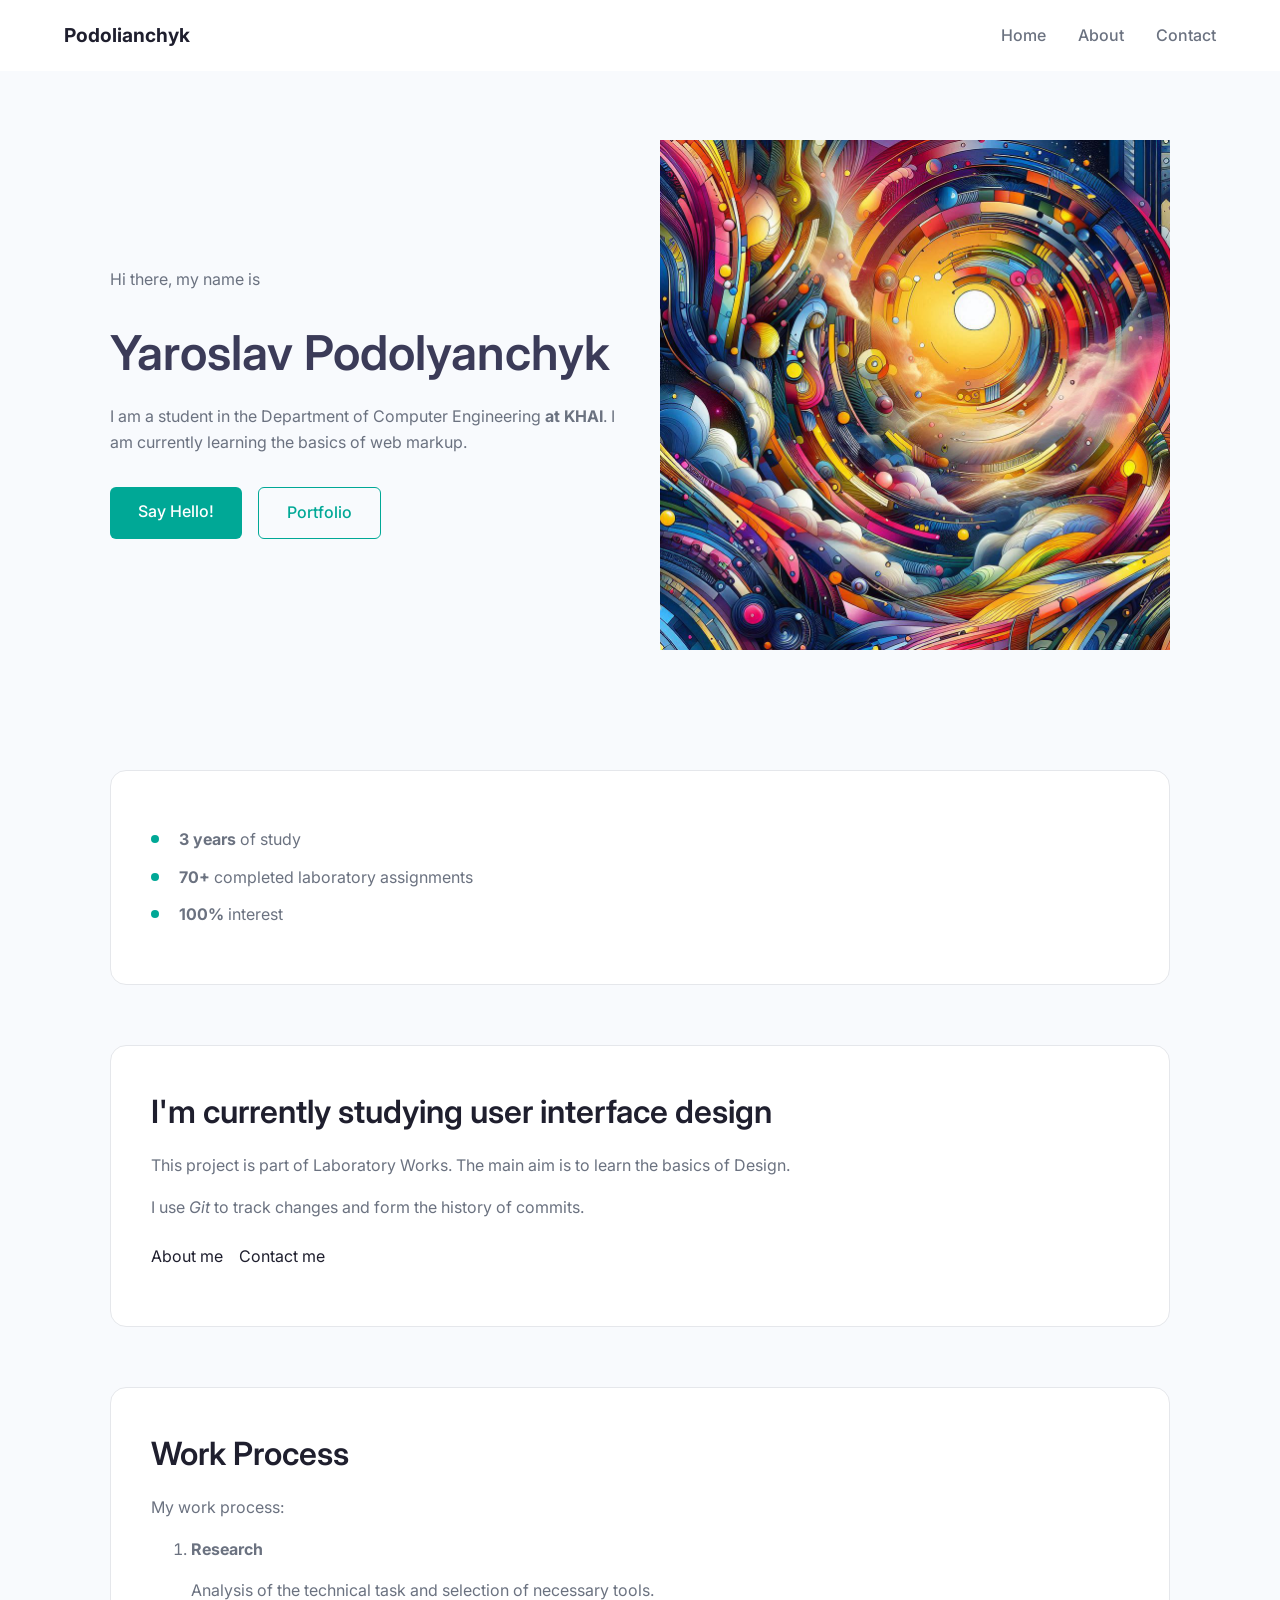
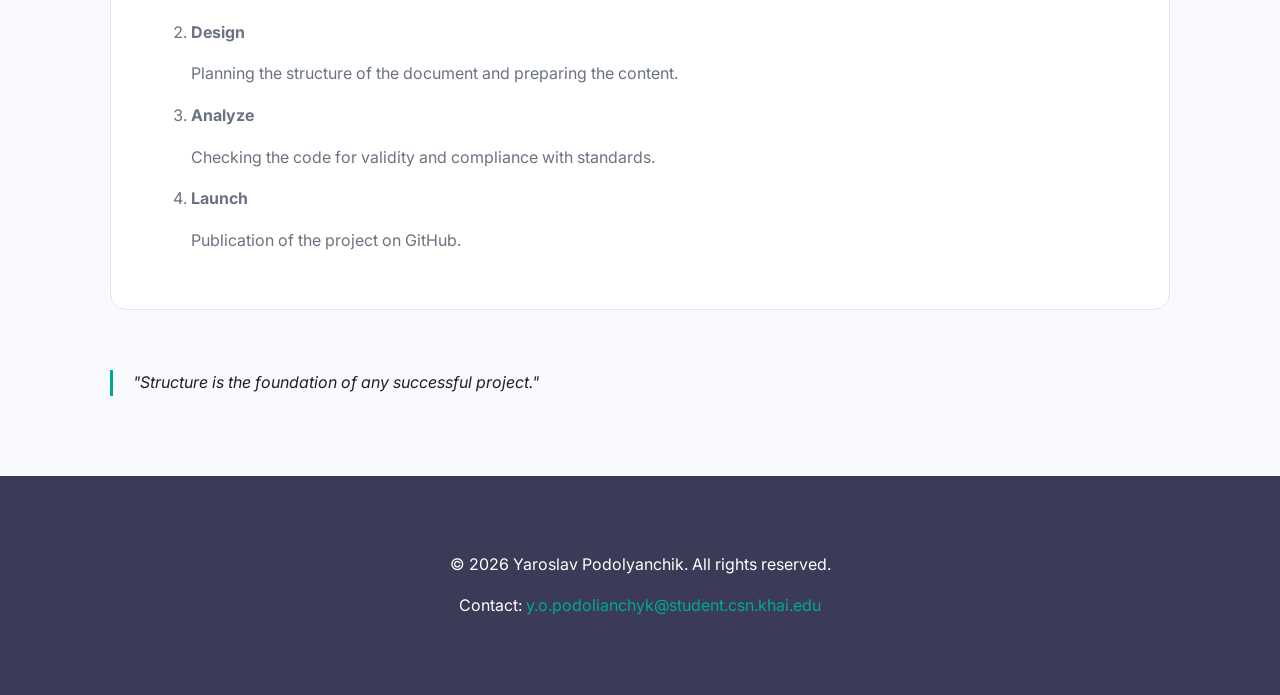
<file: index.html>
<!DOCTYPE html>
<html lang="uk">
<head>
    <meta charset="UTF-8">
    <meta name="viewport" content="width=device-width, initial-scale=1.0">
    <meta name="description" content="Yaroslav Podolyanchyk's portfolio homepage">
    <meta name="author" content="Yaroslav Podolyanchyk">
    <link rel="stylesheet" href="css/style.css">
    <title>Home | Portfolio</title>
</head>
<body>
    <header>
        <p><strong>Podolianchyk</strong></p>
        <nav>
            <ul>
                <li><a href="index.html">Home</a></li>
                <li><a href="about.html">About</a></li>
                <li><a href="contacts.html">Contact</a></li>
            </ul>
        </nav>
    </header>

    <main>
        <section class="hero-section">
            <div class="hero-content">
                <p class="greeting">Hi there, my name is</p>
                <h1>Yaroslav Podolyanchyk</h1>
                <p>I am a student in the Department of Computer Engineering <strong>at KHAI</strong>. I am currently learning the basics of web markup.</p>
                <div class="btn-group">
                    <a href="contacts.html" class="btn">Say Hello!</a>
                    <a href="about.html" class="btn btn-outline">Portfolio</a>
                </div>
            </div>

            <div class="hero-image">
                <figure class="hero-figure">
                    <img src="images/photo.png" alt="Photo by Yaroslav Podolyanchyk" width="400">
                </figure>
            </div>
        </section>

        <section>
            <ul>
                <li><strong>3 years</strong> of study</li>
                <li><strong>70+</strong> completed laboratory assignments</li>
                <li><strong>100%</strong> interest</li>
            </ul>
        </section>

        <section>
            <article>
                <h2>I'm currently studying user interface design</h2>
                <p>This project is part of Laboratory Works. The main aim is to learn the basics of Design.</p>
                <p>I use <em>Git</em> to track changes and form the history of commits.</p>
                <p class="btn-group-small">
                    <a href="about.html">About me</a>
                    <a href="contacts.html">Contact me</a>
                </p>
            </article>
        </section>

        <section>
            <h2>Work Process</h2>
            <p>My work process:</p>
            <ol>
                <li>
                    <strong>Research</strong>
                    <p>Analysis of the technical task and selection of necessary tools.</p>
                </li>
                <li>
                    <strong>Design</strong>
                    <p>Planning the structure of the document and preparing the content.</p>
                </li>
                <li>
                    <strong>Analyze</strong>
                    <p>Checking the code for validity and compliance with standards.</p>
                </li>
                <li>
                    <strong>Launch</strong>
                    <p>Publication of the project on GitHub.</p>
                </li>
            </ol>
        </section>

        <aside>
            <blockquote>
                <em>"Structure is the foundation of any successful project."</em>
            </blockquote>
        </aside>
    </main>

    <footer>
        <p>&copy; 2026 Yaroslav Podolyanchik. All rights reserved.</p>
        <p>Contact: <a href="mailto:y.o.podolianchyk@student.csn.khai.edu">y.o.podolianchyk@student.csn.khai.edu</a></p>
    </footer>
</body>
</html>
</file>
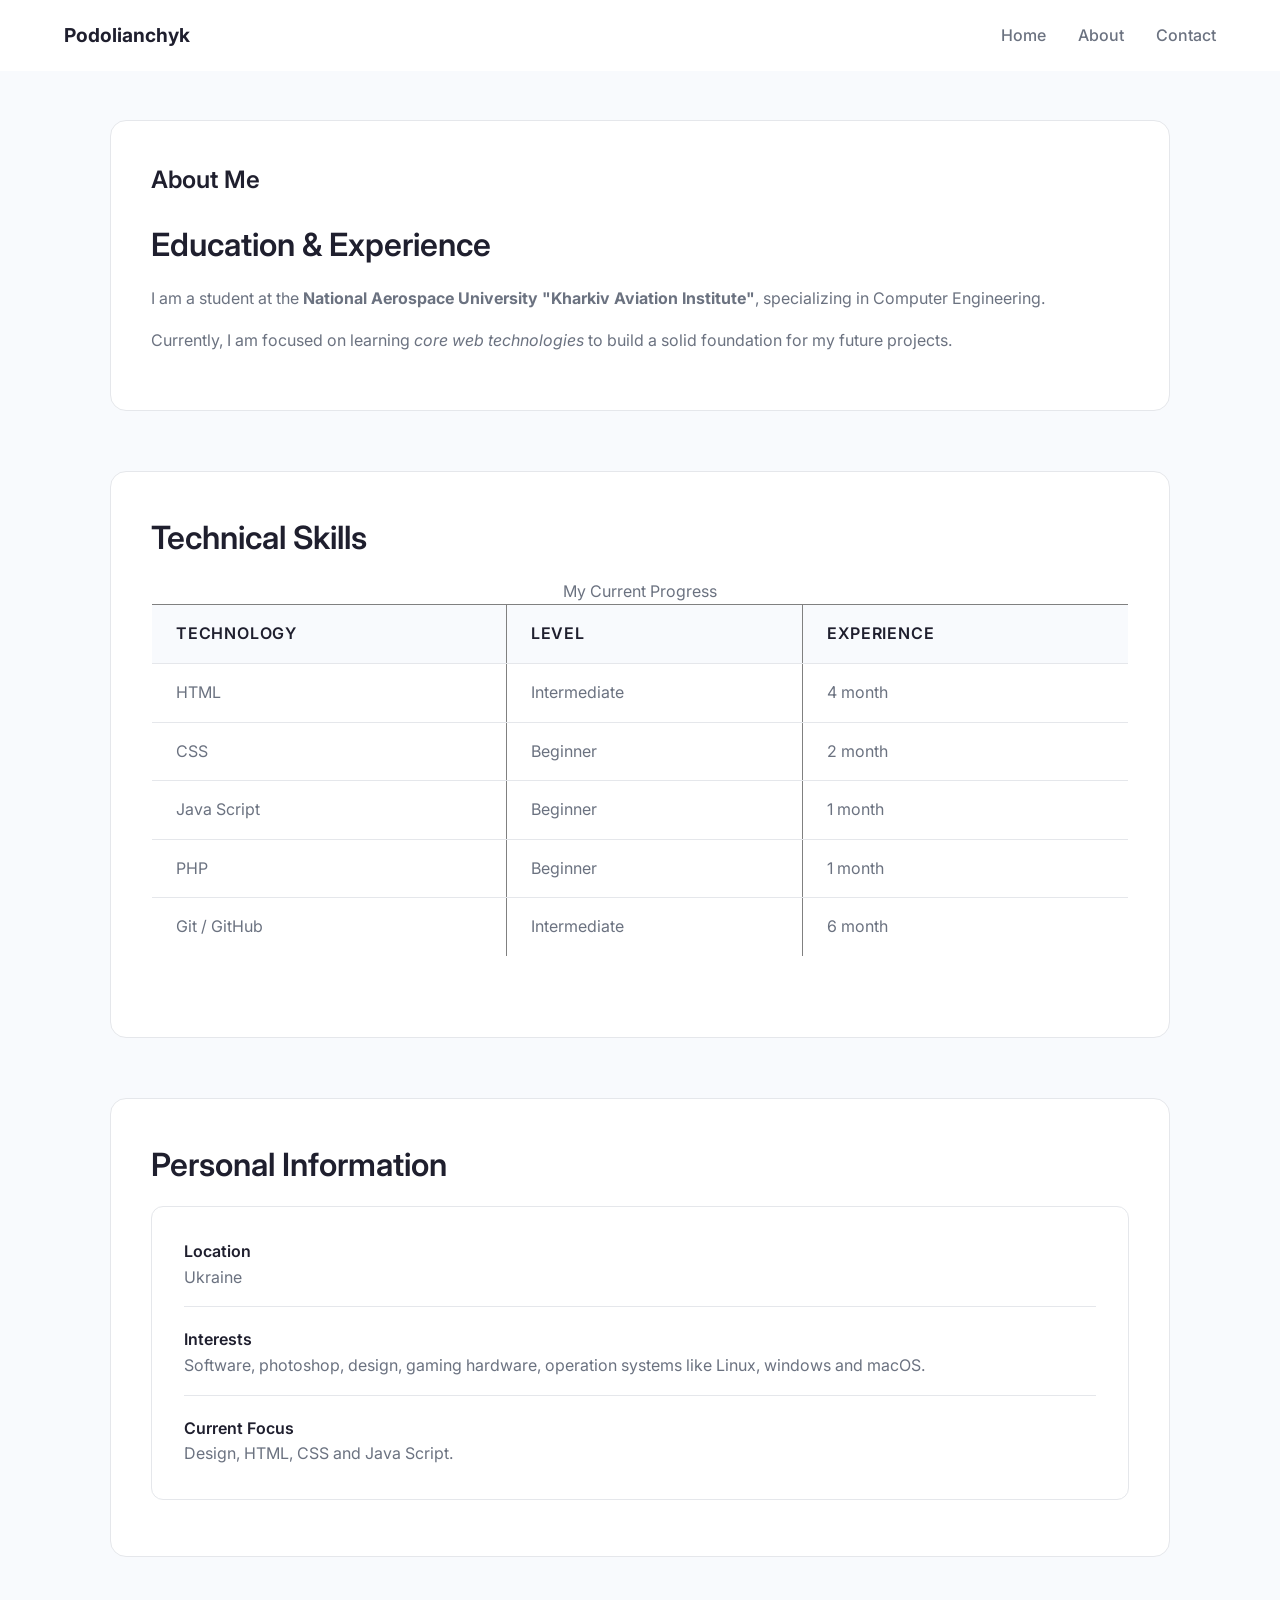
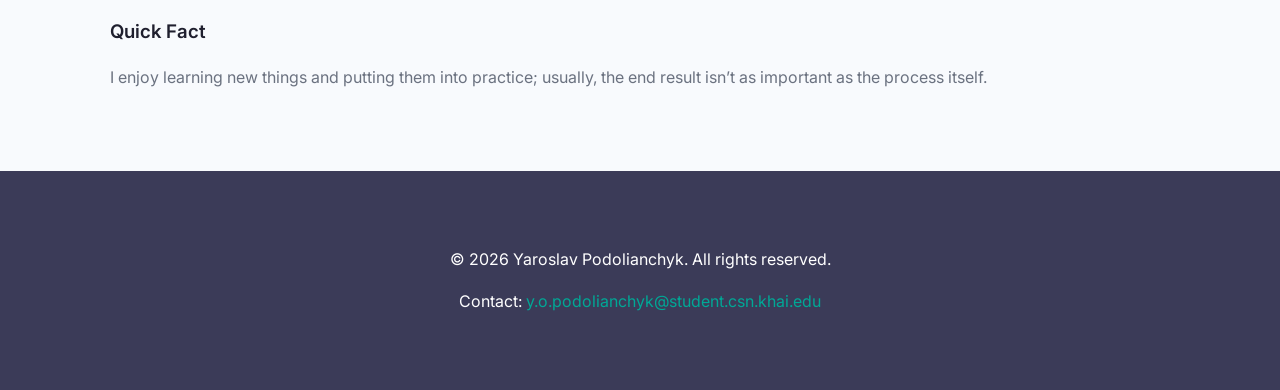
<file: about.html>
<!DOCTYPE html>
<html lang="uk">
<head>
    <meta charset="UTF-8">
    <meta name="viewport" content="width=device-width, initial-scale=1.0">
    <meta name="description" content="About me page - Portfolio of Yaroslav Podolianchyk">
    <meta name="author" content="Yaroslav Podolianchyk">
    <link rel="stylesheet" href="css/style.css">
    <title>About Me | Portfolio</title>
</head>
<body>
    <header>
        <p><strong>Podolianchyk</strong></p>
        <nav>
            <ul>
                <li><a href="index.html">Home</a></li>
                <li><a href="about.html">About</a></li>
                <li><a href="contacts.html">Contact</a></li>
            </ul>
        </nav>
    </header>

    <main>
        <section>
            <h1>About Me</h1>
            <article>
                <h2>Education &amp; Experience</h2>
                <p>I am a student at the <strong>National Aerospace University "Kharkiv Aviation Institute"</strong>, specializing in Computer Engineering.</p>
                <p>Currently, I am focused on learning <em>core web technologies</em> to build a solid foundation for my future projects.</p>
            </article>
        </section>

        <section>
            <h2>Technical Skills</h2>
            <table border="1">
                <caption>My Current Progress</caption>
                <thead>
                    <tr>
                        <th>Technology</th>
                        <th>Level</th>
                        <th>Experience</th>
                    </tr>
                </thead>
                <tbody>
                    <tr>
                        <td>HTML</td>
                        <td>Intermediate</td>
                        <td>4 month</td>
                    </tr>
                    <tr>
                        <td>CSS</td>
                        <td>Beginner</td>
                        <td>2 month</td>
                    </tr>
                    <tr>
                        <td>Java Script</td>
                        <td>Beginner</td>
                        <td>1 month</td>
                    </tr>
                    <tr>
                        <td>PHP</td>
                        <td>Beginner</td>
                        <td>1 month</td>
                    </tr>
                    <tr>
                        <td>Git / GitHub</td>
                        <td>Intermediate</td>
                        <td>6 month</td>
                    </tr>
                </tbody>
            </table>
        </section>

        <section>
            <h2>Personal Information</h2>
            <dl>
                <dt>Location</dt>
                <dd>Ukraine</dd>
                <dt>Interests</dt>
                <dd>Software, photoshop, design, gaming hardware, operation systems like Linux, windows and macOS.</dd>
                <dt>Current Focus</dt>
                <dd>Design, HTML, CSS and Java Script.</dd>
            </dl>
        </section>

        <aside>
            <h3>Quick Fact</h3>
            <p>I enjoy learning new things and putting them into practice; usually, the end result isn’t as important as the process itself.</p>
        </aside>
    </main>

    <footer>
        <p>&copy; 2026 Yaroslav Podolianchyk. All rights reserved.</p>
        <p>Contact: <a href="y.o.podolianchyk@student.csn.khai.edu">y.o.podolianchyk@student.csn.khai.edu</a></p>
    </footer>
</body>
</html>
</file>
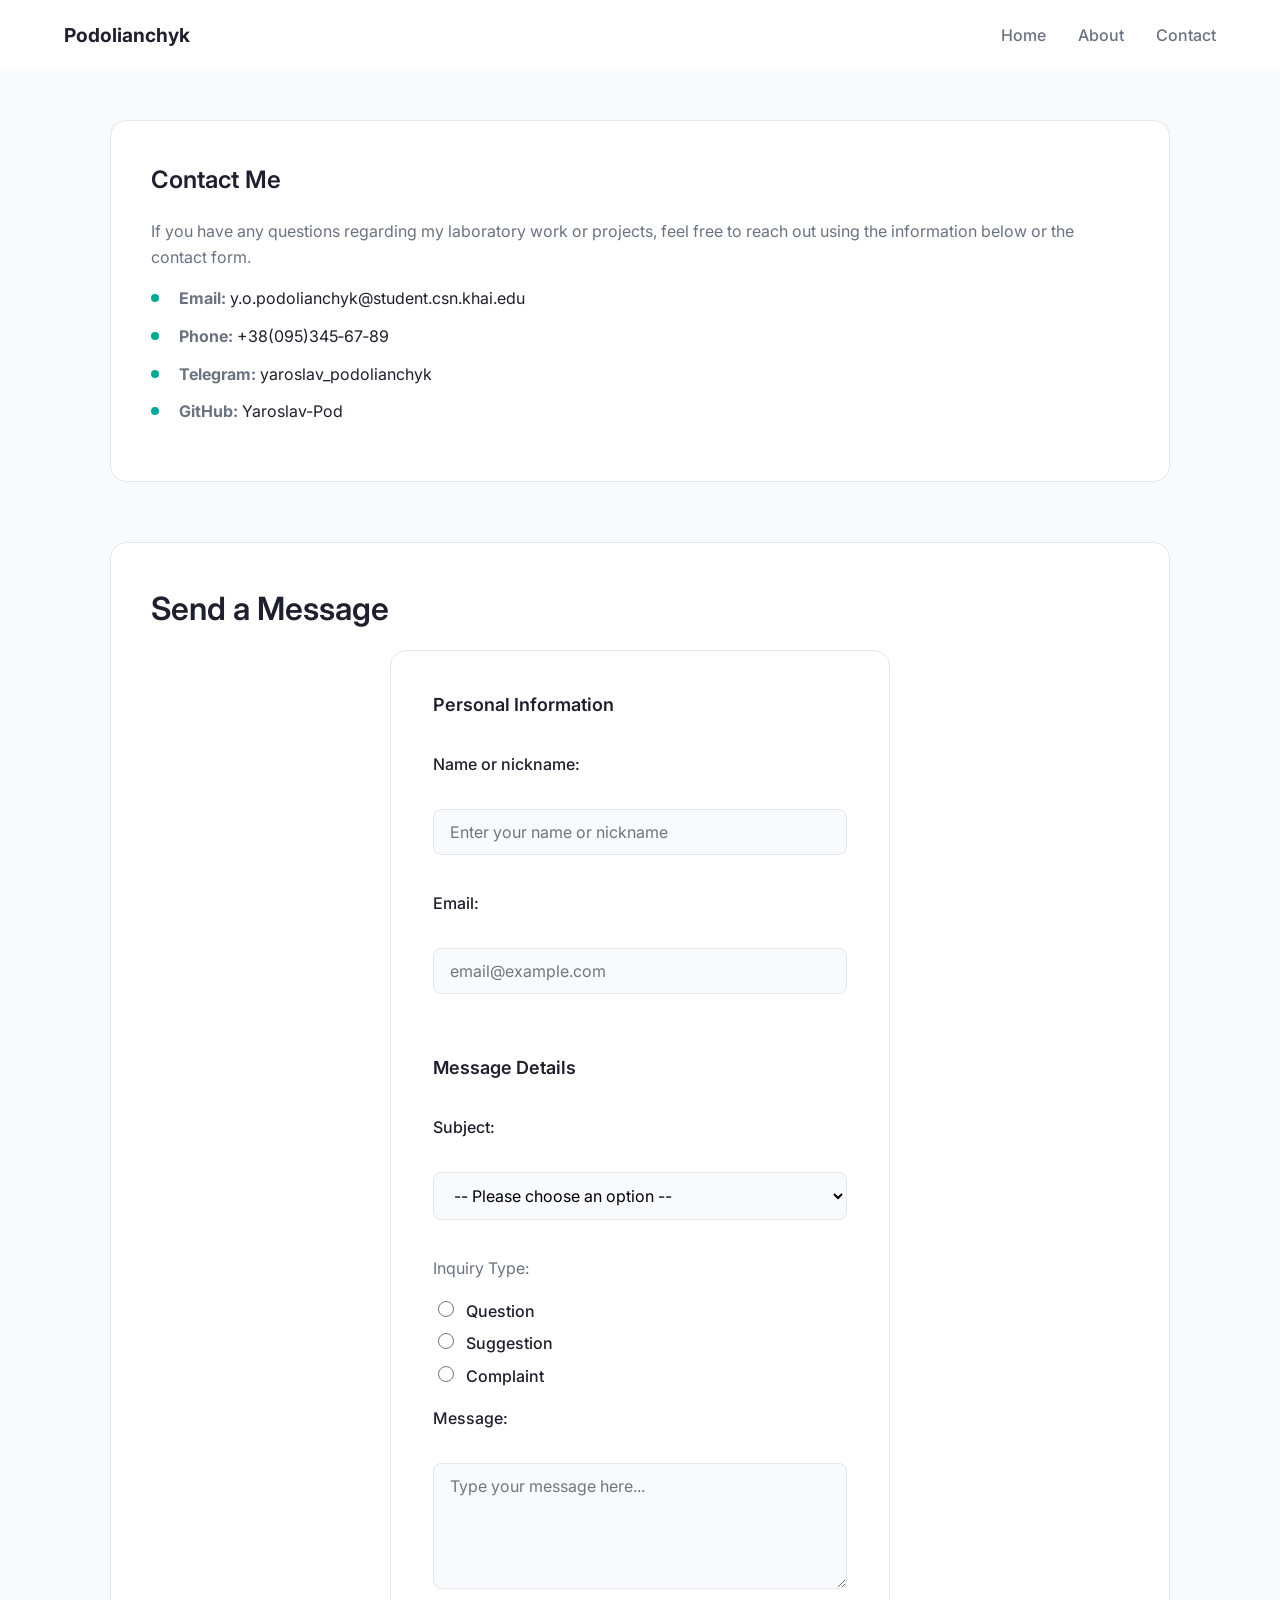
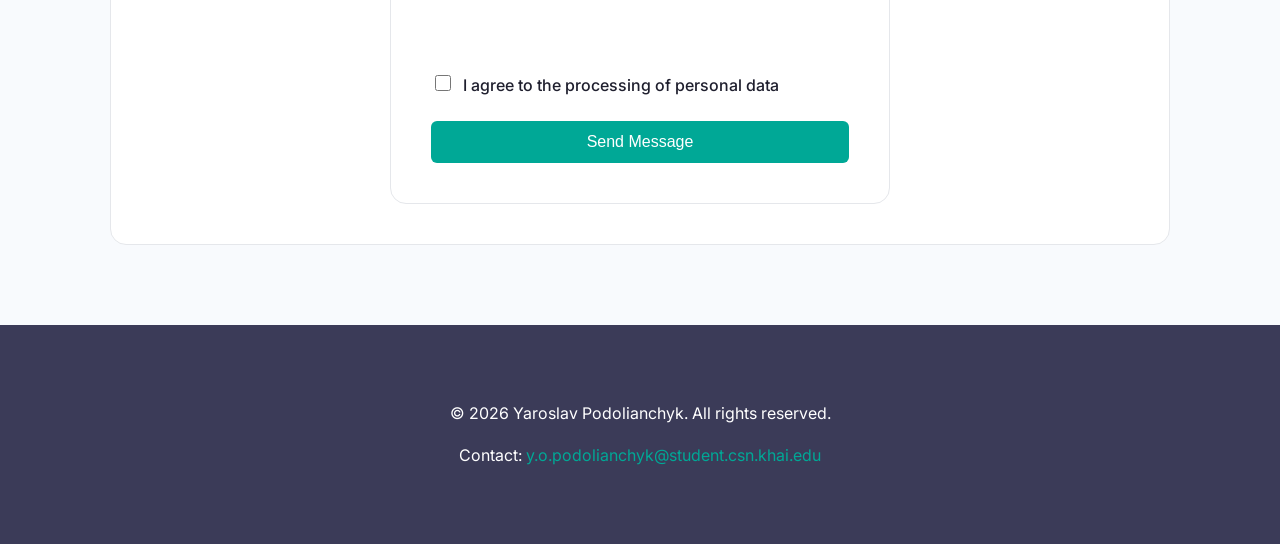
<file: contacts.html>
<!DOCTYPE html>
<html lang="uk">
<head>
    <meta charset="UTF-8">
    <meta name="viewport" content="width=device-width, initial-scale=1.0">
    <meta name="description" content="Contact page - Portfolio of Yaroslav Podolianchyk">
    <meta name="author" content="Yaroslav Podolianchyk">
    <link rel="stylesheet" href="css/style.css">
    <title>Contact | Portfolio</title>
</head>
<body>
    <header>
        <p><strong>Podolianchyk</strong></p>
        <nav>
            <ul>
                <li><a href="index.html">Home</a></li>
                <li><a href="about.html">About</a></li>
                <li><a href="contacts.html">Contact</a></li>
            </ul>
        </nav>
    </header>

    <main>
        <section>
            <h1>Contact Me</h1>
            <p>If you have any questions regarding my laboratory work or projects, feel free to reach out using the information below or the contact form.</p>

            <ul>
                <li><strong>Email:</strong> <a href="mailto:y.o.podolianchyk@student.csn.khai.edu">y.o.podolianchyk@student.csn.khai.edu</a></li>
                <li><strong>Phone:</strong> <a href="tel:+380123456789">+38(095)345&#8209;67&#8209;89</a></li>
                <li><strong>Telegram:</strong> <a href="https://t.me/">yaroslav_podolianchyk</a></li>
                <li><strong>GitHub:</strong> <a href="https://github.com/Yaroslav-Pod">Yaroslav-Pod</a></li>
            </ul>
        </section>

        <section>
            <h2>Send a Message</h2>
            <form action="#" method="post" id="contact-form">
                <fieldset>
                    <legend>Personal Information</legend>

                    <p>
                        <label for="name">Name or nickname:</label><br>
                        <input type="text" id="name" name="name" placeholder="Enter your name or nickname" required>
                    </p>

                    <p>
                        <label for="email">Email:</label><br>
                        <input type="email" id="email" name="email" placeholder="email@example.com" required>
                    </p>
                </fieldset>

                <fieldset>
                    <legend>Message Details</legend>

                    <p>
                        <label for="subject">Subject:</label><br>
                        <select id="subject" name="subject" required>
                            <option value="">-- Please choose an option --</option>
                            <option value="general">General Inquiry</option>
                            <option value="collaboration">Collaboration</option>
                            <option value="feedback">Feedback</option>
                        </select>
                    </p>

                    <p>Inquiry Type:</p>
                    <p>
                        <label>
                            <input type="radio" name="type" value="question" required> Question
                        </label>
                        <label>
                            <input type="radio" name="type" value="suggestion"> Suggestion
                        </label>
                        <label>
                            <input type="radio" name="type" value="complaint"> Complaint
                        </label>
                    </p>

                    <p>
                        <label for="message">Message:</label><br>
                        <textarea id="message" name="message" rows="5" cols="30" placeholder="Type your message here..." required></textarea>
                    </p>
                </fieldset>

                <p>
                    <label>
                        <input type="checkbox" name="consent" required>
                        I agree to the processing of personal data
                    </label>
                </p>

                <button type="submit">Send Message</button>
            </form>
        </section>
    </main>

    <footer>
        <p>&copy; 2026 Yaroslav Podolianchyk. All rights reserved.</p>
        <p>Contact: <a href="y.o.podolianchyk@student.csn.khai.edu">y.o.podolianchyk@student.csn.khai.edu</a></p>
    </footer>
</body>
</html>
</file>
<file: css/style.css>
@import url('https://fonts.googleapis.com/css2?family=Inter:wght@400;500;600;700&display=swap');

:root {
    --primary-color: #00a896;
    --primary-hover: #008f7f;
    --secondary-bg: #3b3b58;
    --text-main: #1f1f2e;
    --text-muted: #6b7280;
    --bg-light: #f8fafd;
    --white: #ffffff;
    --border-color: #e5e7eb;
}

*,
*::before,
*::after {
    box-sizing: border-box;
}

body {
    margin: 0;
    padding: 0;
    font-family: 'Inter', sans-serif;
    font-size: 16px;
    color: var(--text-muted);
    background-color: var(--bg-light);
    line-height: 1.6;
    padding-top: 80px;
}

h1, h2, h3, h4, h5, h6 {
    color: var(--text-main);
    font-weight: 600;
    margin-top: 0;
}

/* ===== Стилізація посилань ===== */
a {
    color: var(--text-main);
    text-decoration: none;
    transition: color 0.2s ease;
}

a:hover {
    color: var(--primary-color);
}

a:focus {
    outline: 2px solid var(--primary-color);
    outline-offset: 2px;
}

/* ===== Хедер та навігація ===== */
header {
    position: fixed;
    top: 0;
    left: 0;
    width: 100%;
    background-color: var(--white);
    display: flex;
    justify-content: space-between;
    align-items: center;
    padding: 20px 5%;
}

header p {
    margin: 0;
    font-size: 19.2px;
    font-weight: 700;
    color: var(--text-main);
}

nav ul {
    list-style: none;
    margin: 0;
    padding: 0;
    display: flex;
    align-items: center;
    gap: 32px;
}

nav ul li a {
    font-size: 16px;
    font-weight: 500;
    color: var(--text-muted);
}

nav ul li a:hover {
    color: var(--text-main);
}

/* ===== Головна секція та картки ===== */
main {
    max-width: 1100px;
    margin: 40px auto;
    padding: 0 20px;
}

section {
    margin-bottom: 60px;
    padding: 40px;
    background-color: var(--white);
    border: 1px solid var(--border-color);
    border-radius: 16px;
}

section h2 {
    font-size: 32px;
    margin-bottom: 16px;
}

section ul {
    list-style-type: disc;
    padding-left: 20px;
    color: var(--text-muted);
}

section ul li {
    margin-bottom: 8px;
}

/* ===== ГОЛОВНА СЕКЦІЯ (HERO) ===== */
section.hero-section {
    display: flex;
    align-items: center;
    justify-content: space-between;
    gap: 40px;
    background-color: transparent;
    border: none;
    box-shadow: none;
    padding: 20px 0 60px 0;
}

.hero-content {
    flex: 1;
    max-width: 550px;
}

.greeting {
    color: var(--text-muted);
    font-size: 16px;
    margin-bottom: 8px;
}

.hero-content h1 {
    font-size: 48px;
    line-height: 1.15;
    margin-bottom: 24px;
    color: var(--secondary-bg);
}

.hero-content p {
    font-size: 16px;
    margin-bottom: 32px;
}

.hero-image {
    flex: 1;
    display: flex;
    justify-content: flex-end;
}

.hero-figure {
    box-shadow: none;
    background: transparent;
    border: none;
    border-radius: 0;
    margin: 0;
}

/* ===== Кнопки  ===== */
.btn-group {
    display: flex;
    gap: 16px;
}

.btn-group-small {
    display: flex;
    gap: 16px;
    margin-top: 24px;
}

a.btn {
    display: inline-block;
    background-color: var(--primary-color);
    color: var(--white);
    padding: 12px 28px;
    border-radius: 6px;
    font-weight: 500;
    text-align: center;
    transition: background-color 0.2s ease, transform 0.1s ease;
}

a.btn:hover {
    background-color: var(--primary-hover);
    color: var(--white);
}

a.btn-outline {
    background-color: transparent;
    color: var(--primary-color);
    border: 1px solid var(--primary-color);
}

a.btn-outline:hover {
    background-color: rgba(0, 168, 150, 0.05);
}

a.btn:active {
    transform: scale(0.98);
}

/* Кнопки у формах */
button,
input[type="submit"] {
    background-color: var(--primary-color);
    color: var(--white);
    padding: 12px 28px;
    border: none;
    border-radius: 6px;
    cursor: pointer;
    font-size: 16px;
    font-weight: 500;
    transition: background-color 0.2s ease, transform 0.1s ease;
}

button:hover,
input[type="submit"]:hover {
    background-color: var(--primary-hover);
}

/* ===== Зображення та цитати ===== */
figure {
    margin: 0;
    border-radius: 12px;
    overflow: hidden;
}

figure img {
    display: block;
    width: 100%;
    height: auto;
}

figcaption {
    background-color: var(--white);
    color: var(--text-muted);
    text-align: center;
    padding: 12px;
    font-size: 16px;
    border-top: 1px solid var(--border-color);
}

aside blockquote {
    border-left: 3px solid var(--primary-color);
    padding-left: 20px;
    margin: 40px 0;
    font-size: 16px;
    font-style: italic;
    color: var(--text-main);
}

/* ===== Таблиця ===== */
table {
    width: 100%;
    border-collapse: collapse;
    margin-bottom: 40px;
    background-color: var(--white);
    border-radius: 12px;
    overflow: hidden;
    box-shadow: var(--shadow-md);
}

th, td {
    padding: 16px 24px;
    text-align: left;
    border-bottom: 1px solid var(--border-color);
}

th {
    background-color: var(--bg-light);
    color: var(--text-main);
    font-weight: 600;
    font-size: 16px;
    text-transform: uppercase;
    letter-spacing: 0.05em;
}

tr:last-child td {
    border-bottom: none;
}

tr:hover td {
    background-color: #fcfcfd;
}

/* ===== Списки описів ===== */
dl {
    background-color: var(--white);
    padding: 32px;
    border-radius: 12px;
    border: 1px solid var(--border-color);
}

dt {
    font-weight: 600;
    color: var(--text-main);
    margin-top: 20px;
    font-size: 16px;
}

dt:first-child {
    margin-top: 0;
}

dd {
    margin-left: 0;
    margin-bottom: 16px;
    color: var(--text-muted);
    padding-bottom: 16px;
    border-bottom: 1px solid var(--border-color);
}

dd:last-of-type {
    border-bottom: none;
    margin-bottom: 0;
    padding-bottom: 0;
}

/* ===== Форми ===== */
#contact-form {
    margin: 0 auto;
    display: flex;
    flex-direction: column;
    max-width: 500px;
    background-color: var(--white);
    padding: 40px;
    border-radius: 16px;
    box-shadow: var(--shadow-md);
    border: 1px solid var(--border-color);
}

#contact-form fieldset {
    border: none;
    padding: 0;
    margin-bottom: 24px;
}

#contact-form legend {
    font-weight: 600;
    color: var(--text-main);
    margin-bottom: 16px;
    font-size: 18px;
    padding: 0;
}

#contact-form label {
    font-weight: 500;
    font-size: 16px;
    color: var(--text-main);
    margin-bottom: 6px;
    display: block;
}

#contact-form input[type="text"],
#contact-form input[type="email"],
#contact-form select,
#contact-form textarea {
    width: 100%;
    padding: 12px 16px;
    margin-bottom: 20px;
    border: 1px solid var(--border-color);
    border-radius: 8px;
    font-family: inherit;
    font-size: 16px;
    background-color: var(--bg-light);

}

#contact-form input:focus,
#contact-form select:focus,
#contact-form textarea:focus {
    outline: none;
    background-color: var(--white);
    border-color: var(--primary-color);
}

#contact-form input[type="radio"],
#contact-form input[type="checkbox"] {
    accent-color: var(--primary-color);
    width: 16px;
    height: 16px;
    margin-right: 8px;
    cursor: pointer;
}

/* ===== Маркований список ===== */
section ul {
    list-style-type: none;
    padding-left: 0;
}

section ul li {
    position: relative;
    padding-left: 28px;
    margin-bottom: 12px;
    color: var(--text-muted);
    font-size: 16px;
}

section ul li::before {
    content: "";
    position: absolute;
    left: 0;
    top: 8px;
    width: 8px;
    height: 8px;
    background-color: var(--primary-color);
    border-radius: 50%;
}

/* ===== Футер ===== */
footer {
    background-color: var(--secondary-bg);
    color: var(--white);
    text-align: center;
    padding: 60px 20px;
    margin-top: 80px;
}

footer a {
    color: var(--primary-color);
}

footer a:hover {
    color: var(--white);
}
</file>
